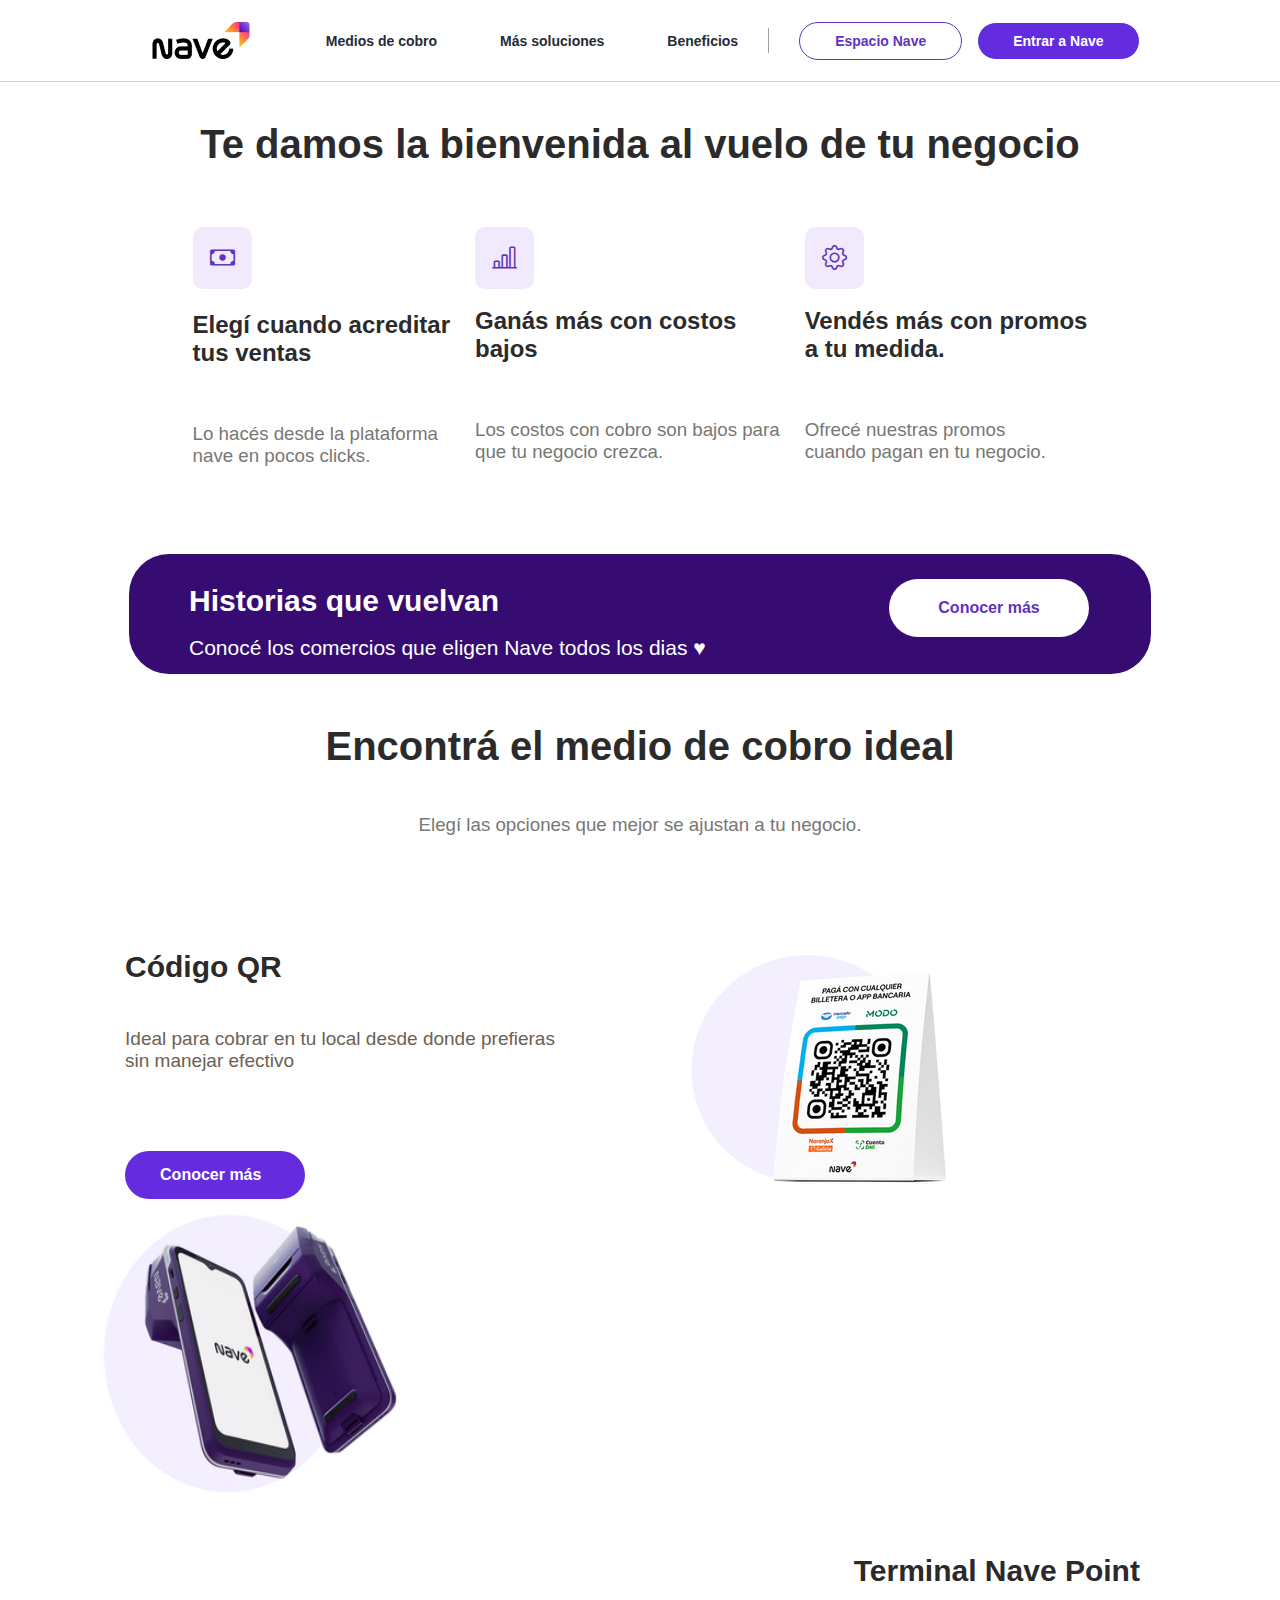
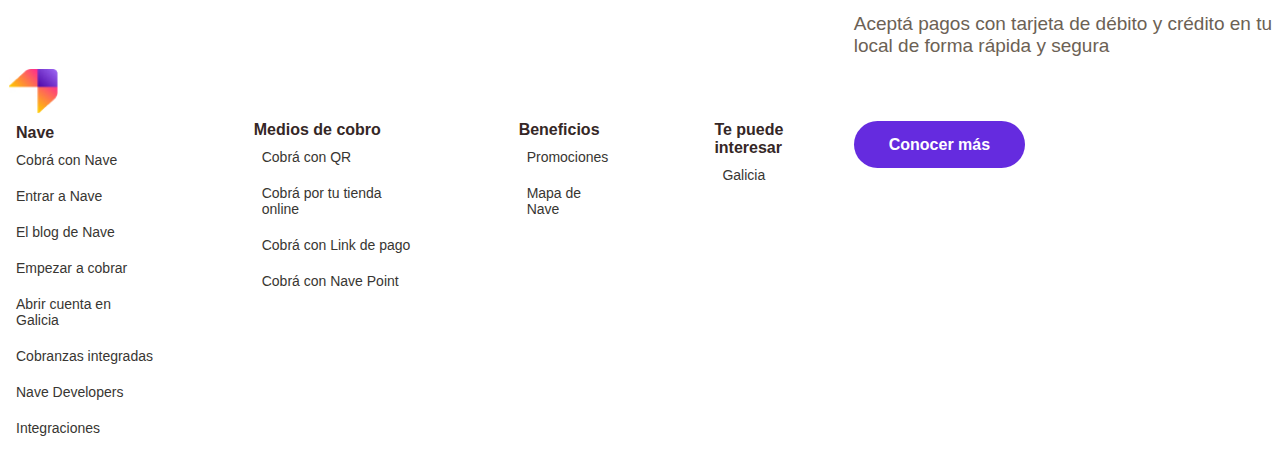
<file: index.html>
<html>
    <head>
        <meta http-equiv="Content-Type" content="text/html;charset=UTF-8">
        <meta name="viewport" content="width=device-width, initial-scale=1.0">
        <link rel="stylesheet" href="./style.css">
        <title>Blog de Nave</title>
        





    </head>
    <header class="header">
        <div class="header__contenedor-contenidos">
            <div class="logo"> <img src="./Logo Nave.jpg" alt="logonave">
                </div>
            <div class="navegador">
                 <nav>
                    <ul class="header__navelista">
                    <li class="nave-item">
                    <span> Medios de cobro </span></li>
                    <li class="nave-item">
                    <span>Más soluciones </span></li>
                    <li class="nave-item">
                    <span> Beneficios </span></li>
                    </ul>
                </nav>
            </div>
            <span class="divider-line">
                
            </span>
            <div class="header__botones">
                <a class="nave">Espacio Nave</a>
                <a class="entrar">Entrar a Nave </a>

            </div>
           
    

        </div>


    </header>



    <body>
        <main>
        <section class="primario">
            <div class="principal">
            <h1> Te damos la bienvenida al vuelo de tu negocio</h1></div>
            <div class="contenido">
               <div class="secundario">
                 <i class="bi bi-cash"></i>
                 <br> </br>
                 <h2>Elegí cuando acreditar <br>tus ventas</h2></br>
                 <h3 class="clarita">Lo hacés desde la plataforma <br> nave en pocos clicks.</h3> </br>
                </div>
                <div class="terciario">
                <i class="bi bi-bar-chart-line"></i>
                <h2 class="ganasmas">Ganás más con costos <br> bajos</h2> </br>
                <h3 class="clarita">Los costos con cobro son bajos para <br>que tu negocio crezca.</h3> </br>

              </div>
              <div class="cuarto">
                <i class="bi bi-gear"></i>
                <h2 class="vendemas"> Vendés más con promos <br> a tu medida.</h2> </br>
                <h3 class="clarita">Ofrecé nuestras promos <br> cuando pagan en tu negocio.</h3> </br></div>
            </div>
        <section class="historias">
            <div class="historias-quevuelan">
                <h2 class="arriba"> Historias que vuelvan</h2>
                <br>
                <h3 class="abajo">Conocé los comercios que eligen Nave todos los dias ♥</h3></br> 
                <nav> 
            <div class="conoce">
                <span class="conoce-mas"> Conocer más </span>
               </div>
            
            </div>
        </section>
        <section class="cobroideal">
            <div class="cobroidealparte1">
                <h1 class="mediodecobro"> Encontrá el medio de cobro ideal</h1>
                <h3 class="tunegocio">Elegí las opciones que mejor se ajustan a tu negocio.</h3>
            </div>
            <div class="segundaparte">
             <div class="codigor">
                <h2 class="codigoqr2"> Código QR</h2>
                <h3 class=" cobroideal2"> Ideal para cobrar en tu local desde donde prefieras <br>
                    sin manejar efectivo </br>
                </h3>
                <span class="conocemas2">
                    Conocer más
                </span>
                </div>
             <div class="primeraimagenqr">
                <img src="./Galicia-Mobile-PNG.png" alt="codigoqr">
                
             </div>  
            </div>
        </section>
        <section class="cobroidealnavepoint">
            <div class="segundaimagen">
                <img src="./auris.png" alt="auris" width="460px" height="360px">
            </div>
           <div class="navepoint">
              <h2 class="navepoint1">Terminal Nave Point</h2>
              <h3 class="debidoycredito">Aceptá pagos con tarjeta de débito y crédito en tu <br> 
             local de forma rápida y segura   </br></h3>
              <span class="conocemas4"> Conocer más</span>
            </div>
            
        </section>
        </section>
        </main>

        <footer>
            <div class="parteabajo">
                <div class="nave10">
                    <div class="primerasesion">
                      <img src="./dibujo solo de nave.jpg" alt="" width="50px" height="45px">
                      <span class="otrologo"> Nave </span>
                    </div>
                    <div class="anclas">
                       <a class="espacio">Cobrá con Nave</a>
                       <a class="espacio"> Entrar a Nave</a>
                       <a class="espacio"> El blog de Nave</a>
                       <a class="espacio">Empezar a cobrar</a>
                       <a class="espacio">Abrir cuenta en Galicia</a>
                       <a class="espacio"> Cobranzas integradas</a>
                       <a class="espacio">Nave Developers</a>
                        <a class="espacio">Integraciones</a>
                    </div>
                </div>
                <div class="cobro">
                    <span> Medios de cobro</span>
                    <a class="espacio">Cobrá con QR</a>
                    <a class="espacio">Cobrá por tu tienda online</a>
                    <a class="espacio">Cobrá con Link de pago</a>
                    <a class="espacio">Cobrá con Nave Point</a>
                </div>
                <div class="Beneficios">
                    <span>Beneficios</span>
                    <a class="espacio">Promociones</a>
                    <a class="espacio">Mapa de Nave</a>
                </div>
                <div class="Interesar">
                    <span>Te puede interesar </span>
                    <a class="espacio">Galicia</a>
                </div>
            </div>

        </footer>
        
    
        


    </body>






</html>
</file>
<file: style.css>
@import url('https://fonts.googleapis.com/css2?family=Geom:ital,wght@0,300..900;1,300..900&family=Montserrat:ital,wght@0,100..900;1,100..900&family=Roboto+Mono:ital,wght@0,100..700;1,100..700&family=Share+Tech&display=swap');
@import url("https://cdn.jsdelivr.net/npm/bootstrap-icons@1.13.1/font/bootstrap-icons.min.css");


:root {
    --colorletras: #272a38;
    --colorheader: #ffffff;
    --colorespacionave: #6034be;
    --colorentraranave: #642cdf;
    --colordelcuerpo:#fcfbff;
}

* {
    margin: ;
    padding: ;
    box-sizing: border-box;
    font-family: Arial, Helvetica, sans-serif;
    font-weight: bold;
}

.header{
    background-color:#ffffff;
    height: 82px;
    display: flex;
    justify-content: center;
    flex-direction: row;
    font-size: 14px;
    border-bottom: 1px solid #cececfec;
    position: fixed ;
    z-index: 1000;
    left: 0px;
   top: 0px;
   width: 100%;
   padding:0px 20px ;
}

.header__contenedor-contenidos{
    display: flex;
    flex-direction: row;
   justify-content: center;
   max-width: 1023px;
   align-items: center;
   background-color:#ffffff;

}


.header__botones{
    display: flex;
    flex-direction: row;
    gap: 15px;
    width: 350px;
    margin-left: 30px;
}

.header__navelista{
    display: flex;
    flex-direction: row;
    gap: 33px;
    color: #242c37;
 
   
}

ul{
    list-style: none;
}

.divider-line{
    width: 1px;
    height: 25px;
    background-color: #a0a0a0;
    margin-left: 15px;
}

.nave{
    display: flex;
    flex-direction:row;
    text-align:center;
    background-color: #ffffff;
    padding: 10px 35px;
    border-radius: 50px;
    color: #6034be;
    border: solid 1px;color: #6034be;
       
}

.entrar{
    background-color: #642cdf;
    padding: 10px 35px;
    border-radius: 50px;
    border: solid 1px;color: #6034be;
    color: #ffffff;
}

.nave:hover{
    background-color:#d3cbe5;
    padding: 10px  35px;
    color: #4116a0;
    border-radius: 50px;
    border: 1px solid; color: #4116a0;
}

.entrar:hover{
    background-color:#d3cbe5;
    padding: 10px 35px;
    border-radius: 50px;
    border: solid 1px; color: #4116a0;
}

.nave-item:hover{
 background-color:#d3cbe5;
 color:#4116a0; 
   padding: 15px  15px;
   border-radius: 50px;
}

.nave-item{
    padding: 15px 15px;
    background-color: #ffffff;
    border-radius: 50px;
}

.body {
    margin: 0;            
    padding: 0;
    font-family: Arial, sans-serif;
    background-color: #fcfbff;
    width: 100%;
}


.principal{
    display: flex;
    justify-content: center;
    flex-direction: row;
    margin-top: 95px;
    font-size: 20px;
    font-weight: bold;
    color: #2b2b2c;

}

.contenido{
    display: flex;
    justify-content: center;
    margin-top: 50px;
    color: #2b2b2c;
    gap: 25px;
}

.clarita{
    font-weight: normal;
    color:#777774;
}

.bi-cash{
    color: #6034be;
    font-size: 25px;
    padding: 17px;
    border-radius: 10px;
    background-color: #f1eafc;
}

.bi-bar-chart-line{
    color: #6034be;
    font-size: 25px;
    padding: 17px;
    border-radius: 10px;
    background-color: #f1eafc;

}
.bi-gear{
    color: #6034be;
    font-size: 25px;
    padding: 17px;
    border-radius: 10px;
    background-color: #f1eafc;
    
}
.historias{
    display:flex;
    justify-content: center;
    margin-top: 50px;
}
.historias-quevuelan{
    background-color: #360c72;
    padding: 60px;
    border-radius: 40px;
    height: 75px;
    width: 1022px;


}

.ganasmas{

    margin-top: 34px;
}


.vendemas{
    margin-top: 34px;
}
.arriba{
    margin-top: -30px;
    color: #ffffff;
    font-size: 30px;

}

.abajo{
    margin-top: -25px;
    color: #ffffff;
    font-size: 21px;
    font-weight: normal;

}
.conoce-mas{
    display: flex;
    align-items: center;
    justify-content: center;
    margin-top: -120px;
    margin-right: 85px;
    margin-left:700px;
    padding: 20px;
    border-radius: 40px;
    width: 200px;
    background-color:#ffffff;
    color: #6034be;
}

.conoce-mas:hover{
    background-color: #000000;
    color: #ffffff;
}


.cobroidealparte1{
    display: flex;
    justify-content: center;
    flex-direction: column;
}

.mediodecobro{    
    display: flex;
    margin-top: 50px;
    justify-content:center;
    color:#2b2b2c;
    font-size: 40px;
    font-weight: bold;
    
}

.tunegocio{
    display: flex;
    color:#777774;
    font-weight: normal;
    justify-content: center;

}


.segundaparte{
    display: flex;
    flex-direction: row;
    justify-content: center;
    gap: 50px;
    margin-top: 70px;

}
.codigor{
    display: flex;
    justify-content: center;
    flex-direction: column;
}

.codigoqr2{
    font-size: 30px;
    color: #2c292b;
    font-weight: bold;

}
.cobroideal2{
    font-size: 19px;
    color: #6c6154;
    font-weight: normal;
}
.primeraimagenqr{
    margin-right: 250px;
    height: 200px;
    width: 300px;
    
}
.conocemas2{
    padding: 15px 35px;
    background-color: #652bdf;
    border-radius: 45px;
    position: relative;
    top: 60px;
    color: #ffffff;
    width: 180px;
}


.conocemas2:hover{
    background-color: #360c72;
}

.cobroidealnavepointsegundaparte{
    display: flex;
    justify-content: center;
    flex-direction: row;
    margin-top: 130px;
    gap: 25px;
}


.pointsolo{
    float: right;
}

.navepoint{
    margin-top: 60px;
    float: right;
}

.navepoint1{
    font-size: 30px;
    color: #2c292b;
    font-weight: bold;

}


.debidoycredito{
    font-size: 19px;
    color: #6c6154;
    font-weight: normal;

}

.conocemas4{
    padding: 15px 35px;
    background-color: #652bdf;
    border-radius: 45px;
    position: relative;
    top: 60px;
    color: #ffffff;

}

.conocemas4:hover{
    background-color: #360c72;
}

.segundaimagen{
    height: 300px;
    width: 400px;
    margin-top: 30px;
    width: 30%;
}

.parteabajo{
    display: flex;
    justify-content: center;
    flex-direction: row;
    margin-top: 200px;
    gap: 90px;
}

.primerasesion{
    display: flex;
    flex-direction: column;
    
}
.anclas{
display: flex;
    flex-direction: column;
    font-size: 13px;
    font-weight: normal;

}

.espacio{
    margin:  10px 8px; 
    color: #383632;
    font-weight: normal;
    font-size: 14px;


}

.espacio:hover{
   color:   #4116a0;
    text-decoration: underline;

}

.otrologo{
color: #352726;
font-weight: bold;
margin-left: 8px;
margin-top: 10px;

}
.cobro{
    display: flex;
    flex-direction: column;
    margin-top: 52px;
    color: #352726;
}

.Beneficios{
    display: flex;
    flex-direction: column;
    margin-top: 52px; 
    color: #352726;
}

.Interesar{
    display: flex;
    flex-direction: column;
    margin-top: 52px;
    color: #352726;
}


.botonhamburguesa {
    font-size: 40px;
    background: none;
    border: none;
    color: #413e3e;
    display: none;
    margin-top: 5px;

}

.logomobile{
    display: none;
}

.segundaparteotro{
    display: none;
}

.cambiarpantallachica{
    display: none;
}

.grid10{
    display: none;
}

@media screen and (max-width: 991px ){

    .botonhamburguesa {
        display: flex;
        text-align: center;
        margin-top: 15px;
        align-items: flex-start;
        margin-left: -165px;
    
        
    }

    
    .logomobile{
        display: flex;
        align-items: center;
    }

    .navegador{
        display: none;
    }

    .logo{
        display: none;
    }
    .divider-line{
        display: none;

    }
    .header__botones{
        display: none;
    }
    .principal{
        max-width: 600px;
        display: flex;
        flex-direction: column;
        justify-content: center;
        text-align: center;
        
    }
    .contenido{
        max-width: 600px;
        flex-direction: column;
        text-align: center;
       
    }
    .primerapartecontenido{
        padding: 25px 45px;
        background-color:#ffffff;
    }

    .terciario{
        padding: 25px 45px;
        background-color:#ffffff;
    }

    .cuarto{
        padding: 25px 45px;
        background-color:#ffffff;
    }

    .historias{
        max-width: 580px;
        flex-direction: column;
        justify-content: center;
        align-items: center;
        margin-left: 20px;
     
    } 
    .historias-quevuelan{
        display: flex;
        flex-direction: column;
        justify-content: center;
        max-width: 340px;
        text-align: center;   
        padding: 120px 5px;  
      
    }

    .arriba{
        margin-top: 10px;
    }
       
    .conoce-mas{
        display: flex;
        margin-left: 50px;
        margin-top: 10px;
    }
    

    .conoce-mas:hover{
    background-color: #000000;
    color: #ffffff;
     }

    .cobroideal{
        display: flex;
        flex-direction: column;
        justify-content: center;
        max-width: 600px;
    }
    .cobroidealparte1{
        display: flex;
        justify-content: center;
        flex-direction: column;
        max-width: 500px;
        text-align: center;
        margin-left: 20px;
    }

    .mediodecobro{
        display: flex;
        text-align: center;
    }

    .segundaparteotro{
        display: flex;
        justify-content: center;
        flex-direction: column;
        padding: 35px 20px;
        background-color:#ffffff;
        max-width: 450px;
        align-items: center;
        margin-left: 20px;
        
    }
    .primeraimagenqr2{
        display: flex;
        margin-bottom: 20px;
    }


    .segundaparte{
        display: none;
    }

    .codigorotro{
        display: flex;
        flex-direction: column;
        justify-content: center;
        margin-left: 20px;
            
    }
    .codigoqrnuevo{
        font-size: 30px;
        color: #2c292b;
        font-weight: bold;
    }

    .cobroideal10{
        font-size: 19px;
        color: #6c6154;
        font-weight: normal;
    }

    .conocemas98{
    display: flex;
    flex-direction: row;
    padding: 15px 45px;
    background-color: #652bdf;
    border-radius: 40px;
    color: #ffffff;
    width: 200px;
    

    }

    .conocemas98:hover{
        background-color: #360c72;
    }

    .cobroidealnavepointsegundaparte{
        display: none;
    }

    .cambiarpantallachica{
        display: flex;
        flex-direction: column;
        justify-content: center;
        padding: 40px 45px;
        background-color:#ffffff;
        max-width: 450px;
        align-items: center;
        text-align:justify;
    }

    .navepointsolo1{
        display: flex;
        flex-direction: column;
        justify-content: center;
        margin-left: 20px;
    }

    .navepoint19{
        font-size: 30px;
        color: #2c292b;
        font-weight: bold;
        font-family: Arial, Helvetica, sans-serif;
    }


    .aceptapagos{
        font-size: 19px;
        color: #6c6154;
        font-weight: normal;
        font-family: Arial, Helvetica, sans-serif;
    }

    .conocemas40{
        display: flex;
        padding: 15px 35px;
        background-color: #652bdf;
        border-radius: 40px;
        position: relative;
        color: #ffffff;
        width: 200px;

    }

    .conocemas40:hover{
        background-color: #360c72;
    }

    .parteabajo{
        display: none;
    }

    .grid10{
        display: flex;
        font-family: Arial, Helvetica, sans-serif;
        flex-direction: row;
        gap: 30px;
         max-height: 1000px;
    }

    .primerasesion100{
        display: flex;
        justify-content: center;
        flex-direction: row;
        margin-left:180px;
        margin-top: 50px;

    }

    .otrologo100{
        display: flex;
        flex-direction: column;
        margin-top: 100px;
        margin-left: -220px;
    }

    .anclas100{
        display: flex;
        flex-direction: column;
    }



    .beneficios100{
        display: flex;
        flex-direction: column;
    }

    .cobro100{
        display: flex;
        flex-direction: column;
        margin-top: 100px;
    }

    .cobro100ultimo{
        display: flex;
        flex-direction: column;
    }

    .espacio100{
        font-size: 13px;
        color:#383632;
        font-weight: normal;
        margin-top: 10px;
    }

    .espacio100:hover{
        color: #4116a0;
        text-decoration: underline;
    }

    .otrologonav{
        font-size:13px;
        color: #352726;
        margin-top: 5px;
    }
    .beneficios100{
        font-size:13px;
        color: #352726;
        margin-top: 7px;
    }

    .cobro100ultimo{
        font-size:13px;
        color: #352726;
        margin-top: 5px;
    }

    .interesar100{
        font-size:13px;
        color: #352726;
        margin-top: 10px;
    }
}
</file>
